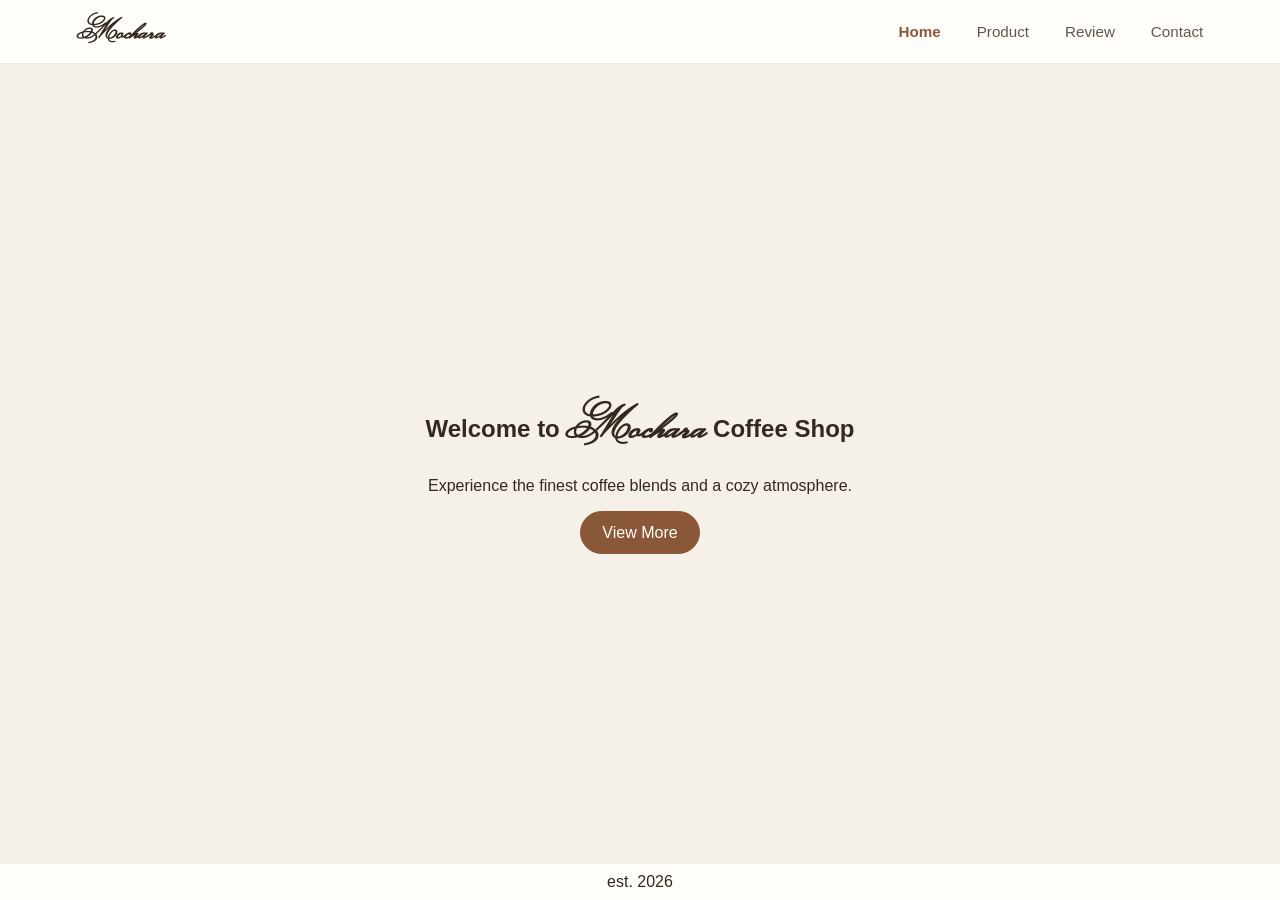
<file: index.html>
<!DOCTYPE html>
<html lang="en">

<head>
    <meta charset="UTF-8">
    <meta name="viewport" content="width=device-width, initial-scale=1.0">
    <title>COFFEE SHOP</title>
    <link rel="stylesheet" href="styler.css">
    <link rel="preconnect" href="https://fonts.googleapis.com">
    <link rel="preconnect" href="https://fonts.gstatic.com" crossorigin>
    <link href="https://fonts.googleapis.com/css2?family=Monsieur+La+Doulaise&display=swap" rel="stylesheet">
</head>

<body>
    <header class="site-header">
        <a href="index.html" class="logo">
            <span>Mochara</span>
        </a>
        <nav aria-label="Main navigation">
            <ul>
                <li><a href="index.html" aria-current="highlight">Home</a></li>
                <li><a href="product.html">Product</a></li>
                <li><a href="review.html">Review</a></li>
                <li><a href="contact.html">Contact</a></li>
            </ul>
        </nav>
    </header>
    <main>
        <section class="mochara">
            <div>
                <h1>Welcome to <span class="logo">Mochara</span> Coffee Shop</h1>
                <p>Experience the finest coffee blends and a cozy atmosphere.</p>
                <button type="button" class="mochara-cta" id="viewMoreButton" aria-controls="storyPanel"
                    aria-expanded="false">View More</button>
            </div>
        </section>
    </main>
    <section class="story-panel" id="storyPanel" aria-labelledby="storyTitle" aria-hidden="true" inert>
        <div class="story-panel-heading">
            <div>
                <p class="story-eyebrow">OUR STORY</p>
                <h2 id="storyTitle">The Story Behind Mochara Coffee Shop</h2>
            </div>
            <button type="button" class="story-close" id="closeStoryButton" aria-label="Close story">×</button>
        </div>
        <div class="story-content">
            <p>Mochara was born from the simple idea that coffee is more than just a drink—it is a way to connect
                people, create memories, and build friendships.</p>

            <p>The name Mochara combines two meaningful ideas: “mocha,” a beloved coffee flavor known for its rich
                blend of coffee and chocolate, and “mochara,” which represents a friend or companion. Together, the
                name reflects our vision of creating a welcoming space where good coffee and genuine friendships
                come together.</p>

            <p>We believe that every cup of coffee has a story to tell. It can be part of a morning routine, a
                much-needed break, a heartfelt conversation, a late-night study session, or a simple moment of peace
                in a busy day. At Mochara, we want every guest to feel comfortable, valued, and connected—whether
                they come alone to enjoy their coffee or bring friends to share a moment.</p>

            <p>More than just a coffee shop, Mochara is a place where strangers can become friends, conversations
                can turn into cherished memories, and every visit feels like coming back to a familiar companion.</p>

            <p>With every cup we serve, we hope to share not only the warmth and comfort of coffee but also the joy
                of friendship.</p>
            <p class="story-signoff">Mochara — Where Coffee Meets Friendship.</p>
        </div>
        <button type="button" class="story-close-link" id="closeStoryLink">View Less</button>
    </section>
    <footer>
        est. 2026
    </footer>
    <script src="script.js" defer></script>
</body>

</html>
</file>
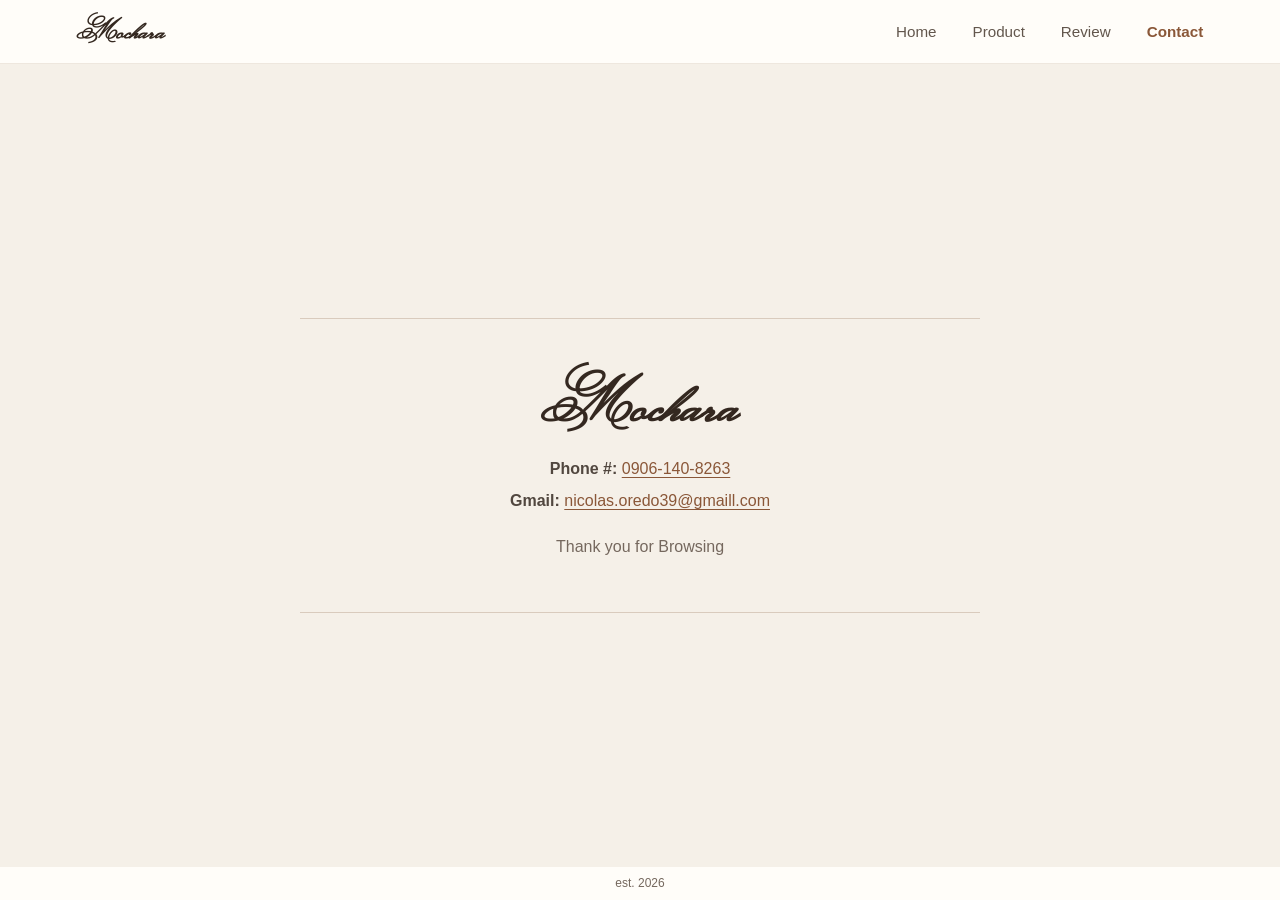
<file: contact.html>
<!DOCTYPE html>
<html lang="en">

<head>
    <meta charset="UTF-8">
    <meta name="viewport" content="width=device-width, initial-scale=1.0">
    <title>Contact | Mochara Coffee Shop</title>
    <link rel="stylesheet" href="styler.css">
    <link rel="preconnect" href="https://fonts.googleapis.com">
    <link rel="preconnect" href="https://fonts.gstatic.com" crossorigin>
    <link href="https://fonts.googleapis.com/css2?family=Monsieur+La+Doulaise&display=swap" rel="stylesheet">
</head>

<body>
    <header class="site-header">
        <a href="index.html" class="logo"><span>Mochara</span></a>
        <nav aria-label="Main navigation">
            <ul>
                <li><a href="index.html">Home</a></li>
                <li><a href="product.html">Product</a></li>
                <li><a href="review.html">Review</a></li>
                <li><a href="contact.html" aria-current="highlight">Contact</a></li>
            </ul>
        </nav>
    </header>
    <main class="contact-main">
        <section class="contact-details" aria-labelledby="contactTitle">
            <h1 id="contactTitle">Mochara</h1>
            <p class="contact-line"><span>Phone #:</span> <a href="tel:09061408263">0906-140-8263</a></p>
            <p class="contact-line"><span>Gmail:</span> <a
                    href="mailto:nicolas.oredo39@gmaill.com">nicolas.oredo39@gmaill.com</a></p>
            <p class="contact-thanks">Thank you for Browsing</p>
        </section>
    </main>
    <footer class="site-footer">est. 2026</footer>
</body>

</html>
</file>
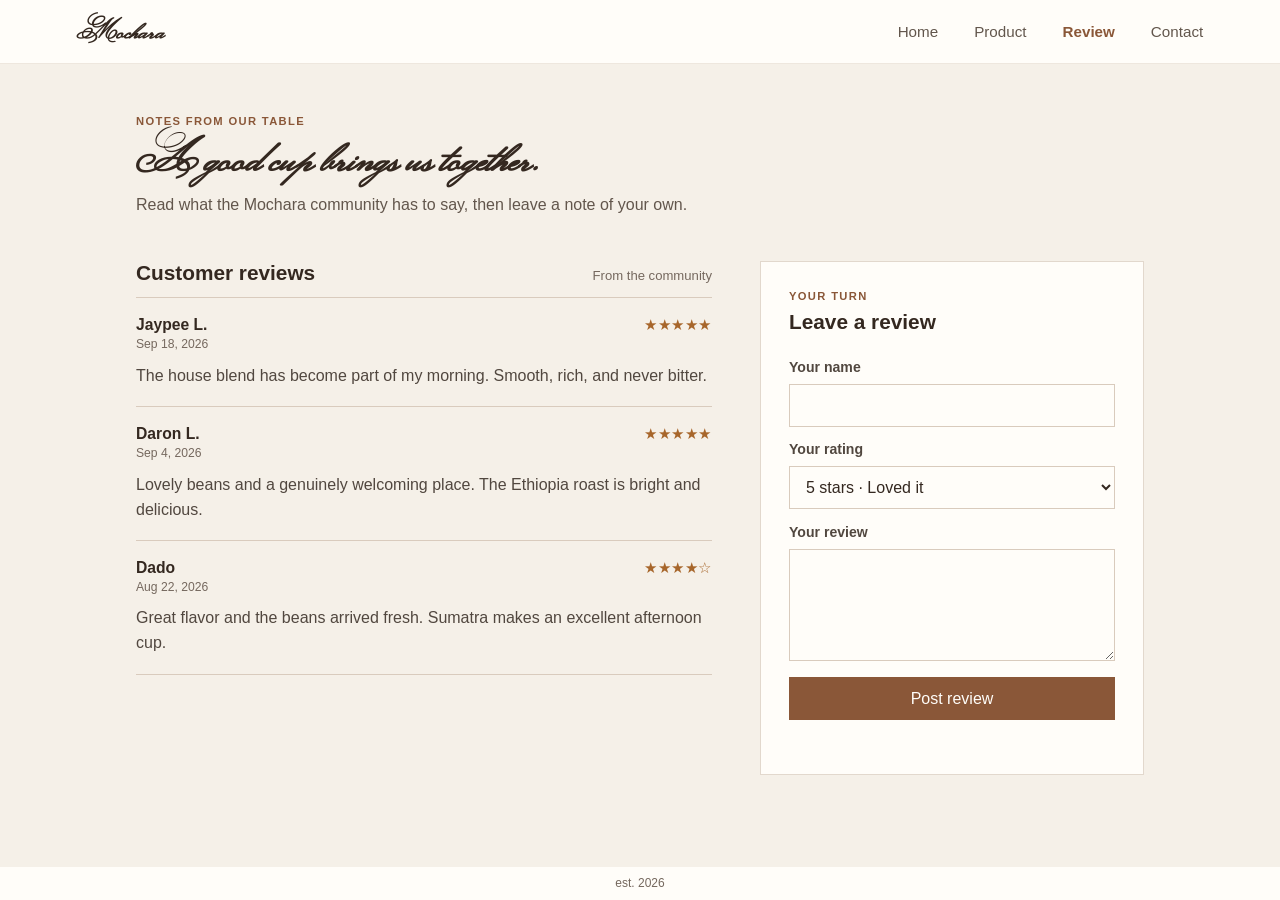
<file: review.html>
<!DOCTYPE html>
<html lang="en">

<head>
    <meta charset="UTF-8">
    <meta name="viewport" content="width=device-width, initial-scale=1.0">
    <title>Reviews | Mochara Coffee Shop</title>
    <link rel="stylesheet" href="styler.css">
    <link rel="preconnect" href="https://fonts.googleapis.com">
    <link rel="preconnect" href="https://fonts.gstatic.com" crossorigin>
    <link href="https://fonts.googleapis.com/css2?family=Monsieur+La+Doulaise&display=swap" rel="stylesheet">
</head>

<body>
    <header class="site-header">
        <a href="index.html" class="logo"><span>Mochara</span></a>
        <nav aria-label="Main navigation">
            <ul>
                <li><a href="index.html">Home</a></li>
                <li><a href="product.html">Product</a></li>
                <li><a href="review.html" aria-current="highlight">Review</a></li>
                <li><a href="contact.html">Contact</a></li>
            </ul>
        </nav>
    </header>
    <main class="review-main">
        <section class="review-page" aria-labelledby="reviewTitle">
            <div class="review-intro">
                <p class="review-eyebrow">NOTES FROM OUR TABLE</p>
                <h1 id="reviewTitle">A good cup brings us together.</h1>
                <p>Read what the Mochara community has to say, then leave a note of your own.</p>
            </div>
            <div class="review-layout">
                <section class="review-feed" aria-labelledby="customerReviewsTitle">
                    <div class="review-feed-heading">
                        <h2 id="customerReviewsTitle">Customer reviews</h2>
                        <span>From the community</span>
                    </div>
                    <div class="review-list" id="reviewList" aria-live="polite">
                        <article class="review-entry">
                            <div class="review-entry-heading">
                                <div>
                                    <h3>Jaypee L.</h3><time datetime="2026-09-18">Sep 18, 2026</time>
                                </div>
                                <span class="review-stars" aria-label="5 out of 5 stars">★★★★★</span>
                            </div>
                            <p>The house blend has become part of my morning. Smooth, rich, and never bitter.</p>
                        </article>
                        <article class="review-entry">
                            <div class="review-entry-heading">
                                <div>
                                    <h3>Daron L.</h3><time datetime="2026-09-04">Sep 4, 2026</time>
                                </div>
                                <span class="review-stars" aria-label="5 out of 5 stars">★★★★★</span>
                            </div>
                            <p>Lovely beans and a genuinely welcoming place. The Ethiopia roast is bright and delicious.
                            </p>
                        </article>
                        <article class="review-entry">
                            <div class="review-entry-heading">
                                <div>
                                    <h3>Dado</h3><time datetime="2026-08-22">Aug 22, 2026</time>
                                </div>
                                <span class="review-stars" aria-label="4 out of 5 stars">★★★★☆</span>
                            </div>
                            <p>Great flavor and the beans arrived fresh. Sumatra makes an excellent afternoon cup.</p>
                        </article>
                    </div>
                </section>
                <section class="review-form-panel" aria-labelledby="leaveReviewTitle">
                    <p class="review-eyebrow">YOUR TURN</p>
                    <h2 id="leaveReviewTitle">Leave a review</h2>
                    <form id="reviewForm">
                        <label for="reviewName">Your name</label>
                        <input id="reviewName" name="name" type="text" maxlength="50" autocomplete="name" required>

                        <label for="reviewRating">Your rating</label>
                        <select id="reviewRating" name="rating" required>
                            <option value="5">5 stars · Loved it</option>
                            <option value="4">4 stars · Really good</option>
                            <option value="3">3 stars · It was good</option>
                            <option value="2">2 stars · Could be better</option>
                            <option value="1">1 star · Not for me</option>
                        </select>

                        <label for="reviewText">Your review</label>
                        <textarea id="reviewText" name="review" rows="4" maxlength="500" required></textarea>
                        <button class="review-submit" type="submit">Post review</button>
                        <p class="review-form-status" id="reviewFormStatus" aria-live="polite"></p>
                    </form>
                </section>
            </div>
        </section>
    </main>
    <footer class="site-footer">est. 2026</footer>
    <script src="review.js" defer></script>
</body>

</html>
</file>
<file: styler.css>
html {
    width: 100%;
    height: 100%;
    overflow: hidden;
    scrollbar-width: none;
}

html::-webkit-scrollbar,
body::-webkit-scrollbar {
    display: none;
}

* {
    box-sizing: border-box;
}

body {
    display: flex;
    flex-direction: column;
    height: 100vh;
    height: 100dvh;
    margin: 0;
    overflow: hidden;
    scrollbar-width: none;
    color: #342820;
    background-color: #fffdf9;
    font-family: Arial, sans-serif;
}

a {
    color: inherit;
    text-decoration: none;
    user-select: none;
}

.site-header .logo,
.site-header .logo:hover,
.site-header .logo:focus {
    color: #342820;
    text-decoration: none;
}

header span {
    font-family: "Monsieur La Doulaise", cursive;
    font-weight: 600;
    font-size: 25px;
    font-style: normal;
}

.site-header {
    display: flex;
    align-items: center;
    justify-content: space-between;
    gap: 24px;
    padding: 12px clamp(20px, 6vw, 80px);
    background-color: #fffdf9;
    border-bottom: 1px solid #eee7de;
}

.site-header nav ul {
    display: flex;
    align-items: center;
    gap: clamp(18px, 3vw, 36px);
    margin: 0;
    padding: 0;
    list-style: none;
}

.header-actions {
    display: flex;
    align-items: center;
    gap: clamp(16px, 3vw, 36px);
}

.site-header nav a {
    display: block;
    padding: 8px 0;
    color: #62564c;
    font-size: 0.95rem;
    text-decoration: none;
    transition: color 160ms ease;
}

.site-header nav a:hover,
.site-header nav a[aria-current="highlight"] {
    color: #8a5738;
}

.site-header nav a[aria-current="highlight"] {
    font-weight: 600;
}

@media (max-width: 520px) {
    .site-header {
        align-items: flex-start;
        flex-direction: column;
        gap: 8px;
        padding-block: 12px;
    }

    .site-header nav {
        width: 100%;
    }

    .header-actions {
        width: 100%;
        gap: 12px;
    }

    .header-actions nav {
        flex: 1;
        min-width: 0;
    }

    .site-header nav ul {
        justify-content: space-between;
        gap: 12px;
    }
}

main {
    position: relative;
    flex: 1;
    min-height: 0;
}

/* Index page */
.mochara {
    display: grid;
    place-items: center;
    height: 100%;
    padding: 2rem;
    background-color: #f5f0e8;
    text-align: center;
    user-select: none;
}

.mochara-cta {
    padding: 0.7rem 1.35rem;
    border: 1px solid #8a5738;
    border-radius: 999px;
    color: #fffdf9;
    background: #8a5738;
    font: inherit;
    cursor: pointer;
    transition: background-color 180ms ease, transform 180ms ease;
}

.mochara-cta:hover {
    background: #70452d;
    transform: translateY(-2px);
}

.mochara h1 span {
    font-family: "Monsieur La Doulaise", cursive;
    font-weight: 600;
    font-size: 40px;
    font-style: normal;
    user-select: none;
}

.mochara a {
    color: rgb(48, 48, 255);
    text-decoration: none;
}

.mochara a:hover {
    color: rgb(180, 160, 252);
}

.story-panel {
    position: fixed;
    z-index: 20;
    right: 0;
    bottom: 0;
    left: 0;
    display: flex;
    flex-direction: column;
    height: min(82vh, 700px);
    height: min(82dvh, 700px);
    padding: clamp(1.25rem, 3vw, 2.5rem) clamp(1.5rem, 8vw, 8rem) 1.25rem;
    overflow: hidden;
    border-radius: 28px 28px 0 0;
    color: #342820;
    background: #fffdf9;
    box-shadow: 0 -18px 60px rgb(52 40 32 / 18%);
    opacity: 0;
    transform: translateY(105%);
    visibility: hidden;
    transition: transform 650ms cubic-bezier(0.22, 1, 0.36, 1), opacity 350ms ease,
        visibility 650ms;
}

.story-panel.is-open {
    opacity: 1;
    transform: translateY(0);
    visibility: visible;
}

.story-panel-heading {
    display: flex;
    align-items: flex-start;
    justify-content: space-between;
    gap: 1rem;
    margin-bottom: 1rem;
}

.story-eyebrow {
    margin: 0 0 0.35rem;
    color: #8a5738;
    font-size: 0.72rem;
    font-weight: 700;
    letter-spacing: 0.2em;
}

.story-panel h2 {
    margin: 0;
    font-family: "Monsieur La Doulaise", cursive;
    font-size: clamp(1.8rem, 4vw, 2.5rem);
}

.story-close {
    width: 2.5rem;
    height: 2.5rem;
    flex: 0 0 auto;
    border: 1px solid #eee7de;
    border-radius: 50%;
    color: #342820;
    background: transparent;
    font-size: 1.6rem;
    line-height: 1;
    cursor: pointer;
}

.story-content {
    flex: 1;
    min-height: 0;
    column-count: 2;
    column-gap: clamp(1.5rem, 5vw, 5rem);
    line-height: 1.55;
}

.story-content p {
    margin: 0 0 0.8rem;
    break-inside: avoid;
}

.story-signoff {
    color: #70452d;
    font-weight: 700;
}

.story-close-link {
    align-self: flex-start;
    padding: 0.4rem 0;
    border: 0;
    color: #8a5738;
    background: transparent;
    font: inherit;
    font-weight: 700;
    cursor: pointer;
}

.mochara-cta:focus-visible,
.story-close:focus-visible,
.story-close-link:focus-visible {
    outline: 3px solid #c18a5d;
    outline-offset: 3px;
}

@media (max-width: 650px) {
    .story-panel {
        height: 90vh;
        height: 90dvh;
        padding: 1.25rem 1.4rem 1rem;
    }

    .story-content {
        column-count: 1;
        font-size: clamp(0.72rem, 2.2vw, 0.86rem);
        line-height: 1.38;
    }

    .story-content p {
        margin-bottom: 0.55rem;
    }
}

@media (max-height: 700px) {
    .story-panel {
        height: 94vh;
        height: 94dvh;
        padding-top: 0.8rem;
        padding-bottom: 0.6rem;
    }

    .story-panel-heading {
        margin-bottom: 0.5rem;
    }

    .story-content {
        font-size: 0.76rem;
        line-height: 1.25;
    }

    .story-content p {
        margin-bottom: 0.35rem;
    }
}











/* Product page */
.product-main {
    overflow-y: auto;
    background: #f5f0e8;
    scrollbar-width: thin;
}

.product-catalog {
    width: min(1120px, 100%);
    margin-inline: auto;
    padding: clamp(1.75rem, 5vw, 4rem) clamp(1.25rem, 5vw, 3.5rem);
}

.catalog-heading {
    margin-bottom: clamp(1.5rem, 4vw, 2.75rem);
}

.catalog-eyebrow,
.product-roast {
    margin: 0 0 0.55rem;
    color: #8a5738;
    font-size: 0.7rem;
    font-weight: 700;
    letter-spacing: 0.12em;
}

.catalog-heading h1 {
    margin: 0;
    font-family: "Monsieur La Doulaise", cursive;
    font-size: clamp(2.5rem, 6vw, 4.25rem);
    font-weight: 600;
}

.catalog-heading>p:last-child {
    margin: 0.3rem 0 0;
    color: #62564c;
}

.product-grid {
    display: grid;
    grid-template-columns: repeat(3, minmax(0, 1fr));
    gap: clamp(1rem, 2.5vw, 1.75rem);
}

.product-card {
    overflow: hidden;
    border: 1px solid #e7ddd1;
    background: #fffdf9;
}

.product-card img {
    display: block;
    width: 100%;
    aspect-ratio: 4 / 3;
    object-fit: cover;
    background: #e8ddcf;
}

.product-info {
    padding: 1.1rem;
}

.product-roast {
    margin-bottom: 0.4rem;
    font-size: 0.64rem;
}

.product-info h2 {
    margin: 0;
    font-size: 1.1rem;
}

.product-notes {
    min-height: 2.5em;
    margin: 0.5rem 0 1rem;
    color: #75685e;
    font-size: 0.88rem;
    line-height: 1.4;
}

.product-buy-row,
.cart-total-row {
    display: flex;
    align-items: center;
    justify-content: space-between;
    gap: 0.75rem;
}

.product-price {
    font-weight: 700;
}

.add-to-cart,
.cart-trigger {
    min-height: 2.5rem;
    padding: 0.55rem 0.9rem;
    border: 1px solid #8a5738;
    color: #fffdf9;
    background: #8a5738;
    font: inherit;
    cursor: pointer;
    transition: background-color 160ms ease;
}

.add-to-cart:hover,
.cart-trigger:hover {
    background: #70452d;
}

.cart-trigger {
    display: inline-flex;
    align-items: center;
    gap: 0.55rem;
    flex: 0 0 auto;
}

.cart-count {
    display: inline-grid;
    min-width: 1.25rem;
    height: 1.25rem;
    place-items: center;
    border-radius: 50%;
    color: #342820;
    background: #fffdf9;
    font-size: 0.75rem;
}

.site-footer {
    padding: 0.6rem 1.25rem;
    color: #75685e;
    font-size: 0.75rem;
    text-align: center;
}

.cart-dialog {
    display: none;
    width: min(480px, calc(100% - 1.5rem));
    max-width: 100%;
    max-height: 100vh;
    max-height: 100dvh;
    height: min(680px, 100vh);
    height: min(680px, 100dvh);
    flex-direction: column;
    gap: 1rem;
    padding: clamp(1.1rem, 4vw, 1.75rem);
    overflow: hidden;
    border: 1px solid #e7ddd1;
    color: #342820;
    background: #fffdf9;
}

.cart-dialog[open] {
    display: flex;
}

.cart-dialog::backdrop {
    background: rgb(34 26 20 / 48%);
}

.cart-heading {
    display: flex;
    align-items: flex-start;
    justify-content: space-between;
    gap: 1rem;
}

.cart-heading h2 {
    margin: 0;
    font-size: 1.5rem;
}

.cart-close {
    width: 2.5rem;
    height: 2.5rem;
    flex: 0 0 auto;
    border: 1px solid #e7ddd1;
    color: #342820;
    background: transparent;
    font-size: 1.5rem;
    cursor: pointer;
}

.cart-items {
    flex: 1;
    min-height: 0;
    overflow-y: auto;
    overscroll-behavior: contain;
}

.cart-item {
    display: flex;
    align-items: center;
    justify-content: space-between;
    gap: 1rem;
    padding: 1rem 0;
    border-bottom: 1px solid #eee7de;
}

.cart-item h3 {
    margin: 0;
    font-size: 0.95rem;
}

.cart-item p,
.cart-summary p {
    margin: 0.35rem 0 0;
    color: #75685e;
    font-size: 0.82rem;
}

.quantity-controls {
    display: flex;
    align-items: center;
    gap: 0.55rem;
}

.quantity-button {
    width: 2rem;
    height: 2rem;
    border: 1px solid #e7ddd1;
    color: #342820;
    background: transparent;
    font: inherit;
    cursor: pointer;
}

.cart-empty {
    padding: 1.5rem 0;
    color: #75685e;
    line-height: 1.5;
}

.cart-summary {
    padding-top: 1rem;
    border-top: 1px solid #e7ddd1;
}

.cart-total-row strong {
    font-size: 1.1rem;
}

.cart-close:focus-visible,
.quantity-button:focus-visible,
.cart-trigger:focus-visible,
.add-to-cart:focus-visible {
    outline: 3px solid #c18a5d;
    outline-offset: 3px;
}

@media (max-width: 720px) {
    .product-grid {
        grid-template-columns: repeat(2, minmax(0, 1fr));
    }
}

@media (max-width: 480px) {
    .product-grid {
        grid-template-columns: 1fr;
    }

    .product-card {
        display: grid;
        grid-template-columns: minmax(100px, 34%) 1fr;
    }

    .product-card img {
        height: 100%;
        min-height: 100%;
        aspect-ratio: auto;
    }

    .product-info {
        padding: 0.8rem;
    }

    .product-info h2 {
        font-size: 0.98rem;
    }

    .product-notes {
        min-height: 0;
        font-size: 0.78rem;
    }
}











/* Review page */
.review-main {
    flex: 1;
    min-height: 0;
    max-height: 100%;
    overflow-y: auto;
    background: #f5f0e8;
    scrollbar-width: thin;
}

.review-page {
    width: min(1120px, 100%);
    margin-inline: auto;
    padding: clamp(1.5rem, 4vw, 3.5rem) clamp(1.25rem, 5vw, 3.5rem);
}

.review-intro {
    max-width: 720px;
    margin-bottom: clamp(1.5rem, 4vw, 2.75rem);
}

.review-eyebrow {
    margin: 0 0 0.5rem;
    color: #8a5738;
    font-size: 0.7rem;
    font-weight: 700;
    letter-spacing: 0.12em;
}

.review-intro h1 {
    margin: 0;
    font-family: "Monsieur La Doulaise", cursive;
    font-size: 2.75rem;
    font-weight: 600;
    line-height: 1.1;
}

.review-intro>p:last-child {
    margin: 0.6rem 0 0;
    color: #62564c;
    line-height: 1.5;
}

.review-layout {
    display: grid;
    grid-template-columns: minmax(0, 1.2fr) minmax(280px, 0.8fr);
    align-items: start;
    gap: clamp(1.5rem, 4vw, 3rem);
}

.review-feed-heading {
    display: flex;
    align-items: baseline;
    justify-content: space-between;
    gap: 1rem;
    padding-bottom: 0.75rem;
    border-bottom: 1px solid #d9cbbd;
}

.review-feed-heading h2,
.review-form-panel h2 {
    margin: 0;
    font-size: 1.3rem;
}

.review-feed-heading>span {
    color: #75685e;
    font-size: 0.82rem;
}

.review-entry {
    padding: 1.1rem 0;
    border-bottom: 1px solid #d9cbbd;
}

.review-entry-heading {
    display: flex;
    align-items: flex-start;
    justify-content: space-between;
    gap: 1rem;
}

.review-entry h3 {
    margin: 0;
    font-size: 0.98rem;
}

.review-entry time {
    display: block;
    margin-top: 0.2rem;
    color: #75685e;
    font-size: 0.76rem;
}

.review-stars {
    flex: 0 0 auto;
    color: #a7662b;
    font-size: 0.95rem;
    letter-spacing: 0.04em;
}

.review-entry>p {
    margin: 0.8rem 0 0;
    color: #51473f;
    line-height: 1.55;
}

.review-form-panel {
    padding: clamp(1.1rem, 3vw, 1.75rem);
    border: 1px solid #e2d8cd;
    background: #fffdf9;
}

.review-form-panel h2 {
    margin-bottom: 1.2rem;
}

.review-form-panel form {
    display: grid;
    gap: 0.55rem;
}

.review-form-panel label {
    margin-top: 0.35rem;
    color: #51473f;
    font-size: 0.88rem;
    font-weight: 600;
}

.review-form-panel input,
.review-form-panel select,
.review-form-panel textarea {
    width: 100%;
    min-height: 2.7rem;
    padding: 0.65rem 0.75rem;
    border: 1px solid #d9cbbd;
    border-radius: 0;
    color: #342820;
    background: #fffdf9;
    font: inherit;
}

.review-form-panel textarea {
    min-height: 7rem;
    resize: vertical;
}

.review-submit {
    min-height: 2.7rem;
    margin-top: 0.5rem;
    padding: 0.65rem 1rem;
    border: 1px solid #8a5738;
    color: #fffdf9;
    background: #8a5738;
    font: inherit;
    cursor: pointer;
}

.review-submit:hover {
    background: #70452d;
}

.review-form-status {
    min-height: 1.25em;
    margin: 0;
    color: #526a42;
    font-size: 0.82rem;
}

.review-form-panel input:focus-visible,
.review-form-panel select:focus-visible,
.review-form-panel textarea:focus-visible,
.review-submit:focus-visible {
    outline: 3px solid #c18a5d;
    outline-offset: 2px;
}

@media (max-width: 760px) {
    .review-layout {
        grid-template-columns: 1fr;
    }
}

@media (max-width: 480px) {
    .review-intro h1 {
        font-size: 2.1rem;
    }

    .review-feed-heading {
        align-items: flex-start;
        flex-direction: column;
        gap: 0.25rem;
    }
}











/* Contact page */
.contact-main {
    display: grid;
    flex: 1;
    place-items: center;
    min-height: 0;
    max-height: 100%;
    padding: 1.5rem;
    overflow-y: auto;
    background: #f5f0e8;
}

.contact-details {
    width: min(680px, 100%);
    padding: clamp(1.5rem, 5vw, 3.5rem) 1rem;
    border-top: 1px solid #d9cbbd;
    border-bottom: 1px solid #d9cbbd;
    text-align: center;
}

.contact-details h1 {
    margin: 0 0 1.5rem;
    font-family: "Monsieur La Doulaise", cursive;
    font-size: 3.5rem;
    font-weight: 600;
    line-height: 1.1;
}

.contact-line {
    margin: 0.85rem 0;
    color: #51473f;
    overflow-wrap: anywhere;
}

.contact-line span {
    font-weight: 700;
}

.contact-line a {
    color: #8a5738;
    text-decoration: underline;
    text-underline-offset: 0.2em;
}

.contact-thanks {
    margin: 1.75rem 0 0;
    color: #75685e;
}

@media (max-width: 480px) {
    .contact-details h1 {
        font-size: 2.6rem;
    }
}

@media (prefers-reduced-motion: reduce) {

    *,
    *::before,
    *::after {
        transition-duration: 0.01ms !important;
    }
}

footer {
    flex: 0 0 auto;
    padding: 0.55rem 0;
    text-align: center;
    color: #342820;
    user-select: none;
}
</file>
